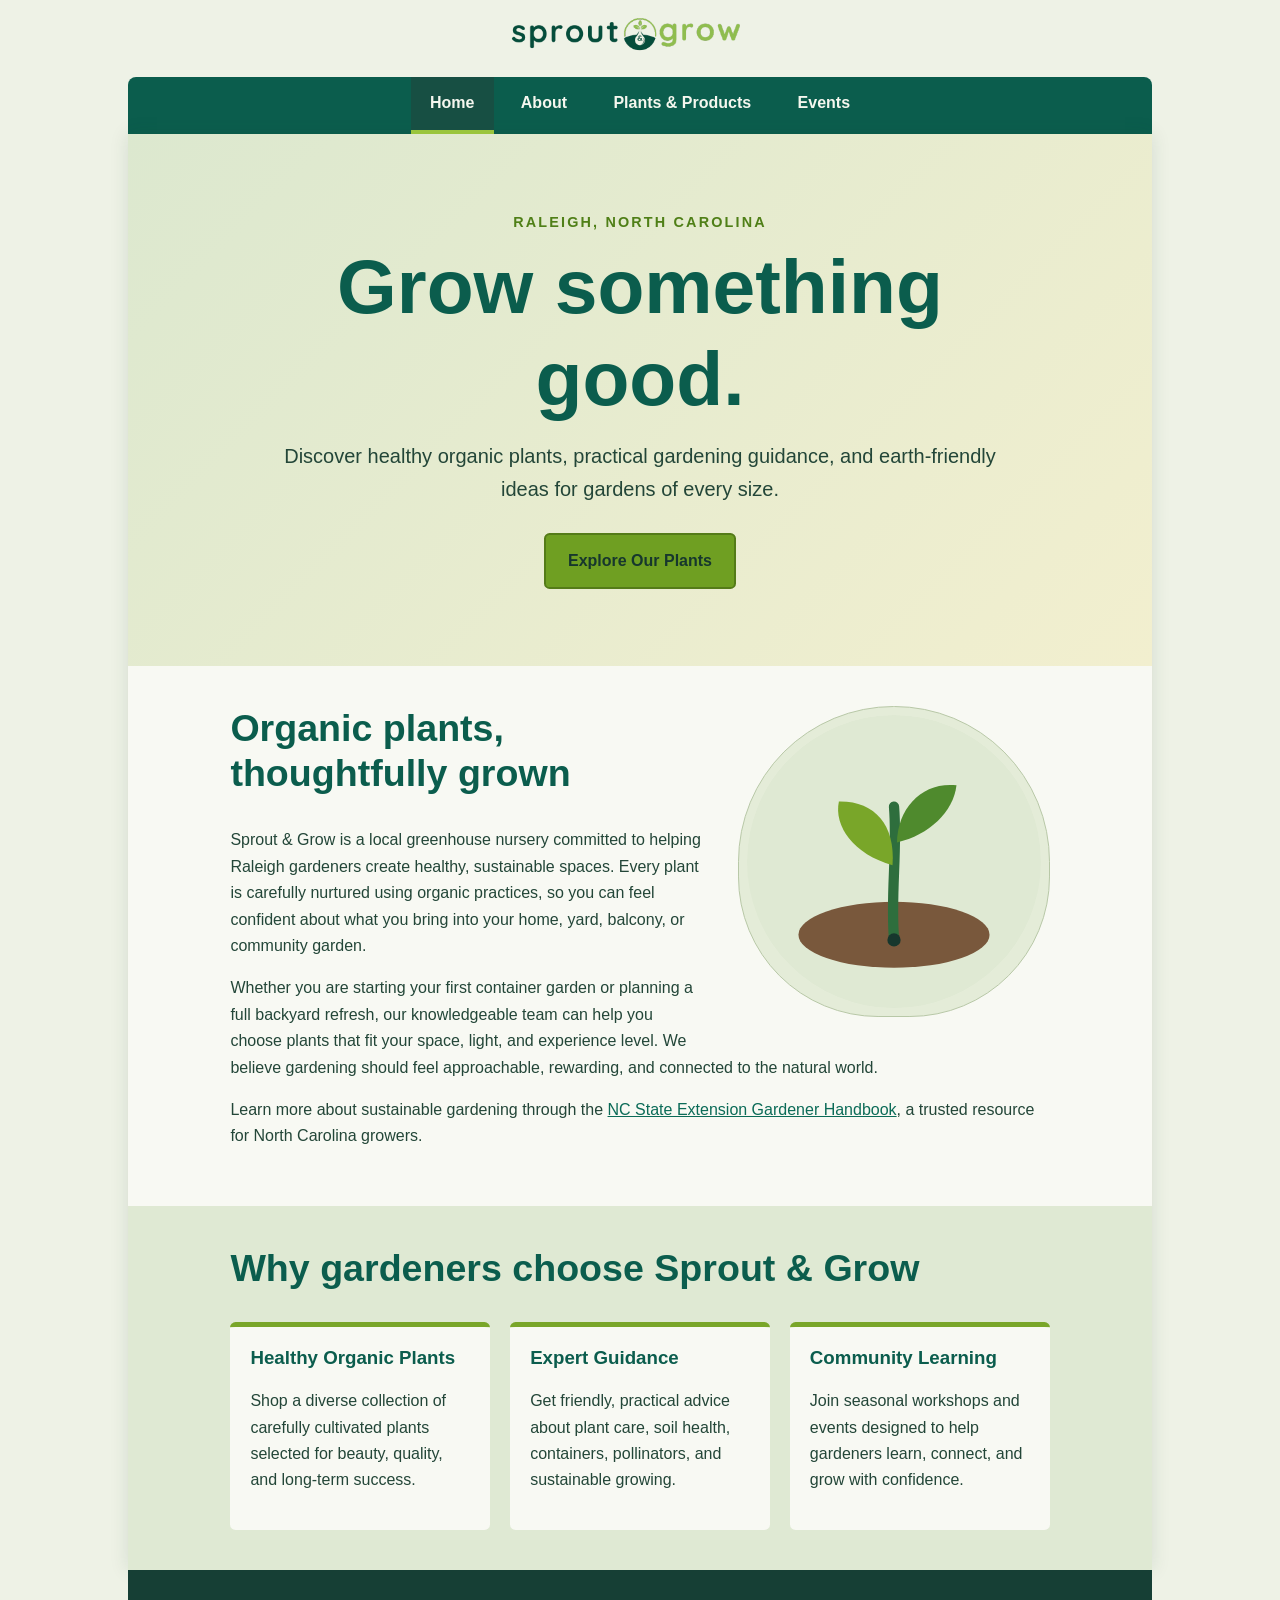
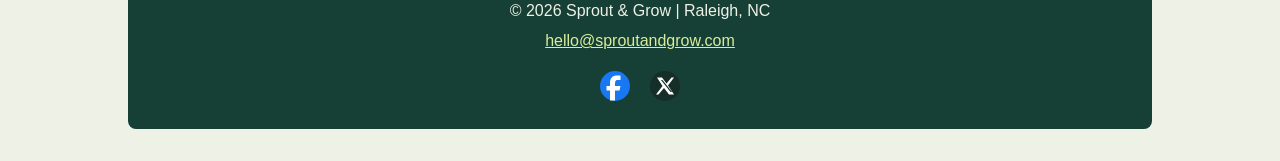
<file: index.html>
<!DOCTYPE html>
<html lang="en">
<head>
    <meta charset="UTF-8">
    <meta name="viewport" content="width=device-width, initial-scale=1.0">
    <meta name="description" content="Sprout & Grow provides organic plants, sustainable gardening resources, and community workshops in Raleigh, North Carolina.">
    <title>Sprout & Grow | Organic Plants in Raleigh, NC</title>
    <link rel="stylesheet" href="styles.css">
</head>
<body>
    <!-- Site header with logo and primary navigation: identical markup on every page for consistency -->
    <header class="site-header">
        <a class="logo-link" href="index.html" aria-label="Sprout & Grow home page">
            <img class="site-logo" src="sprout-grow-logo.png" alt="Sprout & Grow organic plant nursery logo">
        </a>

        <nav aria-label="Primary navigation">
            <ul class="nav-list">
                <li><a class="current-page" href="index.html">Home</a></li>
                <li><a href="#">About</a></li>
                <li><a href="#">Plants &amp; Products</a></li>
                <li><a href="#">Events</a></li>
            </ul>
        </nav>
    </header>

    <!-- Main home-page content -->
    <main>
        <section class="hero" aria-labelledby="hero-heading">
            <p class="eyebrow">Raleigh, North Carolina</p>
            <h1 id="hero-heading">Grow something good.</h1>
            <p class="hero-copy">Discover healthy organic plants, practical gardening guidance, and earth-friendly ideas for gardens of every size.</p>
            <a class="button-link" href="#">Explore Our Plants</a>
        </section>

        <section class="welcome-section" aria-labelledby="welcome-heading">
            <img class="feature-image" src="organic-seedling.svg" alt="Young organic seedling growing from rich soil">
            <h2 id="welcome-heading">Organic plants, thoughtfully grown</h2>
            <p>Sprout &amp; Grow is a local greenhouse nursery committed to helping Raleigh gardeners create healthy, sustainable spaces. Every plant is carefully nurtured using organic practices, so you can feel confident about what you bring into your home, yard, balcony, or community garden.</p>
            <p>Whether you are starting your first container garden or planning a full backyard refresh, our knowledgeable team can help you choose plants that fit your space, light, and experience level. We believe gardening should feel approachable, rewarding, and connected to the natural world.</p>
            <p>Learn more about sustainable gardening through the <a href="https://content.ces.ncsu.edu/extension-gardener-handbook" target="_blank" rel="noopener noreferrer">NC State Extension Gardener Handbook</a>, a trusted resource for North Carolina growers.</p>
        </section>

        <section class="highlights" aria-labelledby="highlights-heading">
            <h2 id="highlights-heading">Why gardeners choose Sprout &amp; Grow</h2>
            <div class="highlight-grid">
                <article>
                    <h3>Healthy Organic Plants</h3>
                    <p>Shop a diverse collection of carefully cultivated plants selected for beauty, quality, and long-term success.</p>
                </article>
                <article>
                    <h3>Expert Guidance</h3>
                    <p>Get friendly, practical advice about plant care, soil health, containers, pollinators, and sustainable growing.</p>
                </article>
                <article>
                    <h3>Community Learning</h3>
                    <p>Join seasonal workshops and events designed to help gardeners learn, connect, and grow with confidence.</p>
                </article>
            </div>
        </section>
    </main>

    <!-- Footer with contact information and social media image links: identical on every page -->
    <footer class="site-footer">
        <p>&copy; 2026 Sprout &amp; Grow | Raleigh, NC</p>
        <p><a href="mailto:hello@sproutandgrow.com">hello@sproutandgrow.com</a></p>
        <div class="social-links" role="group" aria-label="Social media links">
            <a href="https://www.facebook.com/login/" target="_blank" rel="noopener noreferrer">
                <img src="facebook.svg" alt="Log in to Facebook">
            </a>
            <a href="https://x.com/i/flow/login" target="_blank" rel="noopener noreferrer">
                <img src="x.svg" alt="Log in to X">
            </a>
        </div>
    </footer>
</body>
</html>
</file>
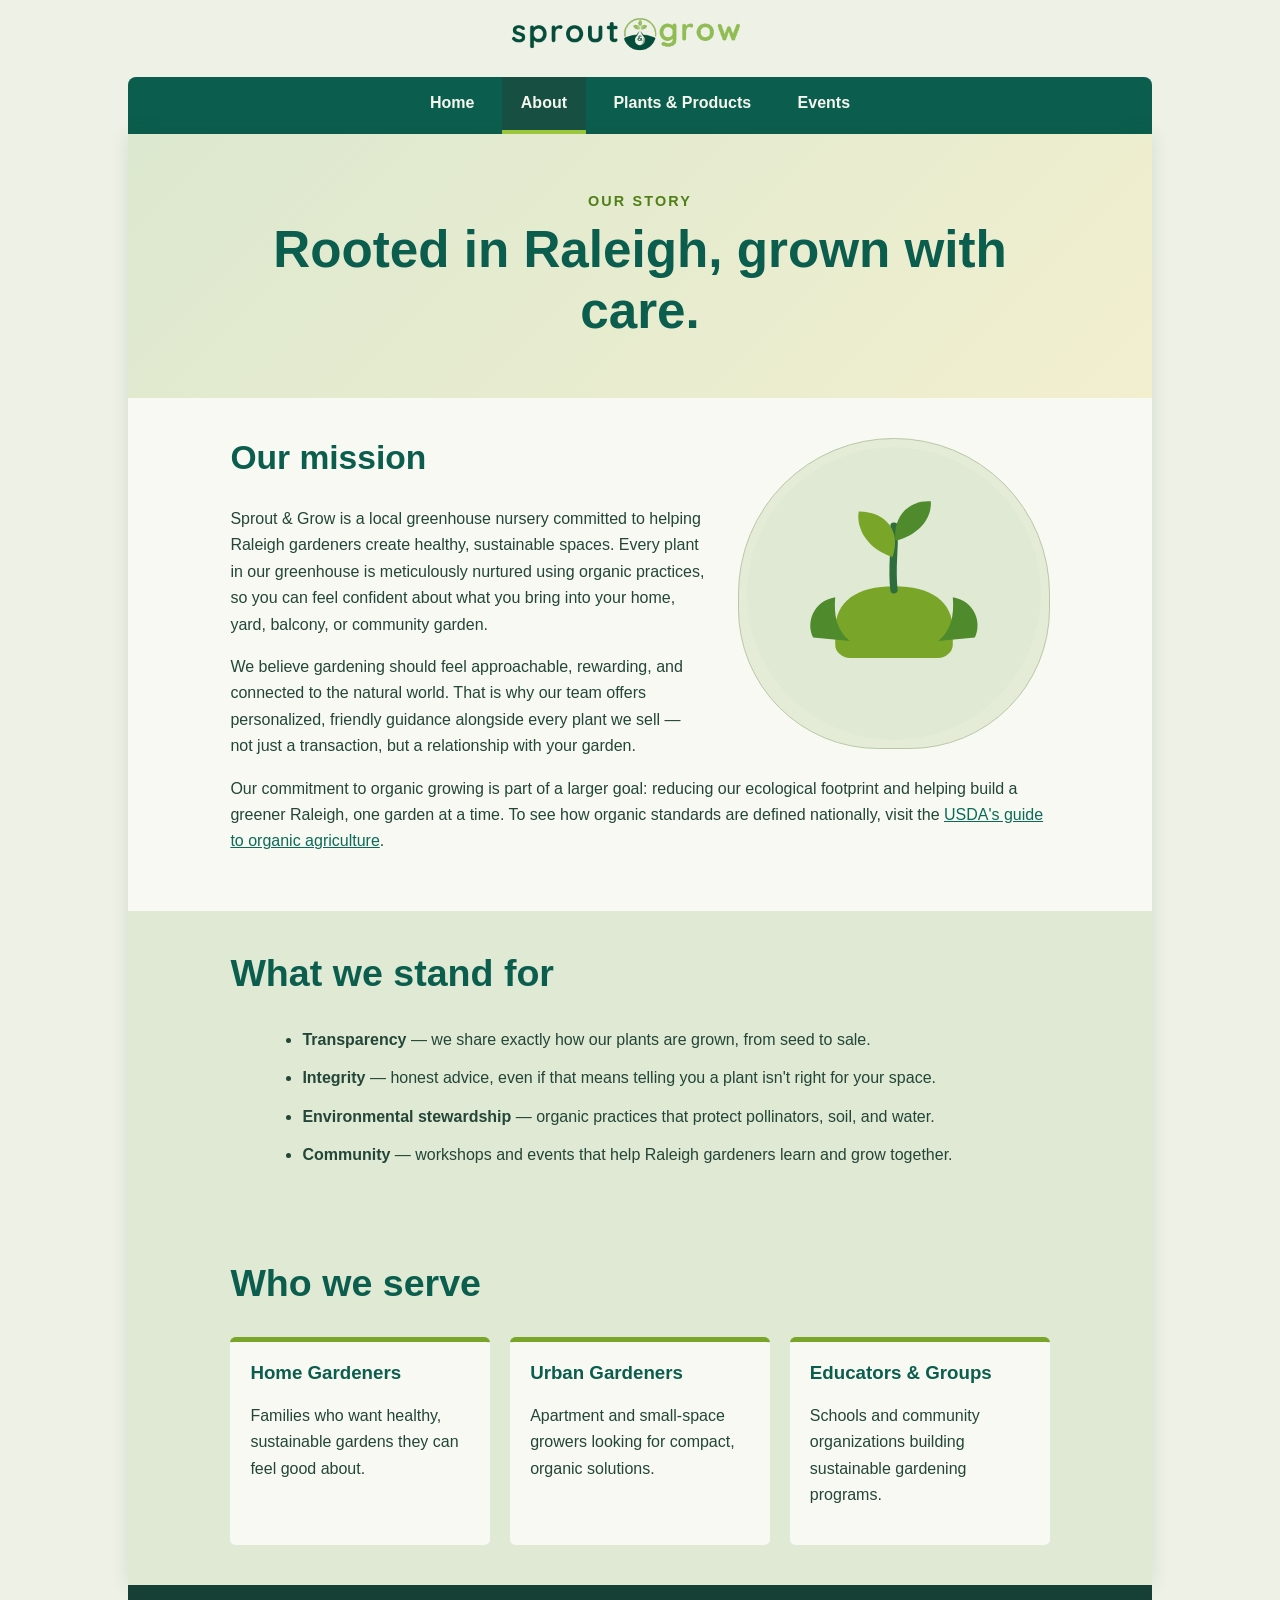
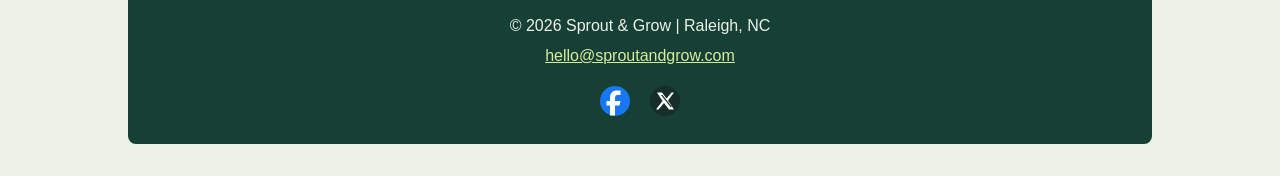
<file: about.html>
<!DOCTYPE html>
<html lang="en">
<head>
    <meta charset="UTF-8">
    <meta name="viewport" content="width=device-width, initial-scale=1.0">
    <meta name="description" content="Learn about Sprout & Grow, a Raleigh, NC greenhouse nursery committed to organic plants and sustainable gardening.">
    <title>About Us | Sprout & Grow</title>
    <link rel="stylesheet" href="styles.css">
</head>
<body>
    <!-- Site header with logo and primary navigation: identical markup on every page for consistency -->
    <header class="site-header">
        <a class="logo-link" href="index.html" aria-label="Sprout & Grow home page">
            <img class="site-logo" src="sprout-grow-logo.png" alt="Sprout & Grow organic plant nursery logo">
        </a>

        <nav aria-label="Primary navigation">
            <ul class="nav-list">
                <li><a href="index.html">Home</a></li>
                <li><a class="current-page" href="about.html">About</a></li>
                <li><a href="products.html">Plants &amp; Products</a></li>
                <li><a href="events.html">Events</a></li>
            </ul>
        </nav>
    </header>

    <!-- Main about-page content -->
    <main>
        <section class="page-hero" aria-labelledby="about-heading">
            <p class="eyebrow">Our Story</p>
            <h1 id="about-heading">Rooted in Raleigh, grown with care.</h1>
        </section>

        <section class="content-section" aria-labelledby="mission-heading">
            <img class="feature-image" src="about-team.svg" alt="Illustration of two hands cupping a small growing plant">
            <h2 id="mission-heading">Our mission</h2>
            <p>Sprout &amp; Grow is a local greenhouse nursery committed to helping Raleigh gardeners create healthy, sustainable spaces. Every plant in our greenhouse is meticulously nurtured using organic practices, so you can feel confident about what you bring into your home, yard, balcony, or community garden.</p>
            <p>We believe gardening should feel approachable, rewarding, and connected to the natural world. That is why our team offers personalized, friendly guidance alongside every plant we sell &mdash; not just a transaction, but a relationship with your garden.</p>
            <p>Our commitment to organic growing is part of a larger goal: reducing our ecological footprint and helping build a greener Raleigh, one garden at a time. To see how organic standards are defined nationally, visit the <a href="https://www.usda.gov/topics/organic" target="_blank" rel="noopener noreferrer">USDA's guide to organic agriculture</a>.</p>
        </section>

        <section class="highlights" aria-labelledby="values-heading">
            <h2 id="values-heading">What we stand for</h2>
            <ul class="value-list">
                <li><strong>Transparency</strong> &mdash; we share exactly how our plants are grown, from seed to sale.</li>
                <li><strong>Integrity</strong> &mdash; honest advice, even if that means telling you a plant isn't right for your space.</li>
                <li><strong>Environmental stewardship</strong> &mdash; organic practices that protect pollinators, soil, and water.</li>
                <li><strong>Community</strong> &mdash; workshops and events that help Raleigh gardeners learn and grow together.</li>
            </ul>
        </section>

        <section class="highlights" aria-labelledby="audience-heading">
            <h2 id="audience-heading">Who we serve</h2>
            <div class="highlight-grid">
                <article>
                    <h3>Home Gardeners</h3>
                    <p>Families who want healthy, sustainable gardens they can feel good about.</p>
                </article>
                <article>
                    <h3>Urban Gardeners</h3>
                    <p>Apartment and small-space growers looking for compact, organic solutions.</p>
                </article>
                <article>
                    <h3>Educators &amp; Groups</h3>
                    <p>Schools and community organizations building sustainable gardening programs.</p>
                </article>
            </div>
        </section>
    </main>

    <!-- Footer with contact information and social media image links: identical on every page -->
    <footer class="site-footer">
        <p>&copy; 2026 Sprout &amp; Grow | Raleigh, NC</p>
        <p><a href="mailto:hello@sproutandgrow.com">hello@sproutandgrow.com</a></p>
        <div class="social-links" role="group" aria-label="Social media links">
            <a href="https://www.facebook.com/login/" target="_blank" rel="noopener noreferrer">
                <img src="facebook.svg" alt="Log in to Facebook">
            </a>
            <a href="https://x.com/i/flow/login" target="_blank" rel="noopener noreferrer">
                <img src="x.svg" alt="Log in to X">
            </a>
        </div>
    </footer>
</body>
</html>
</file>
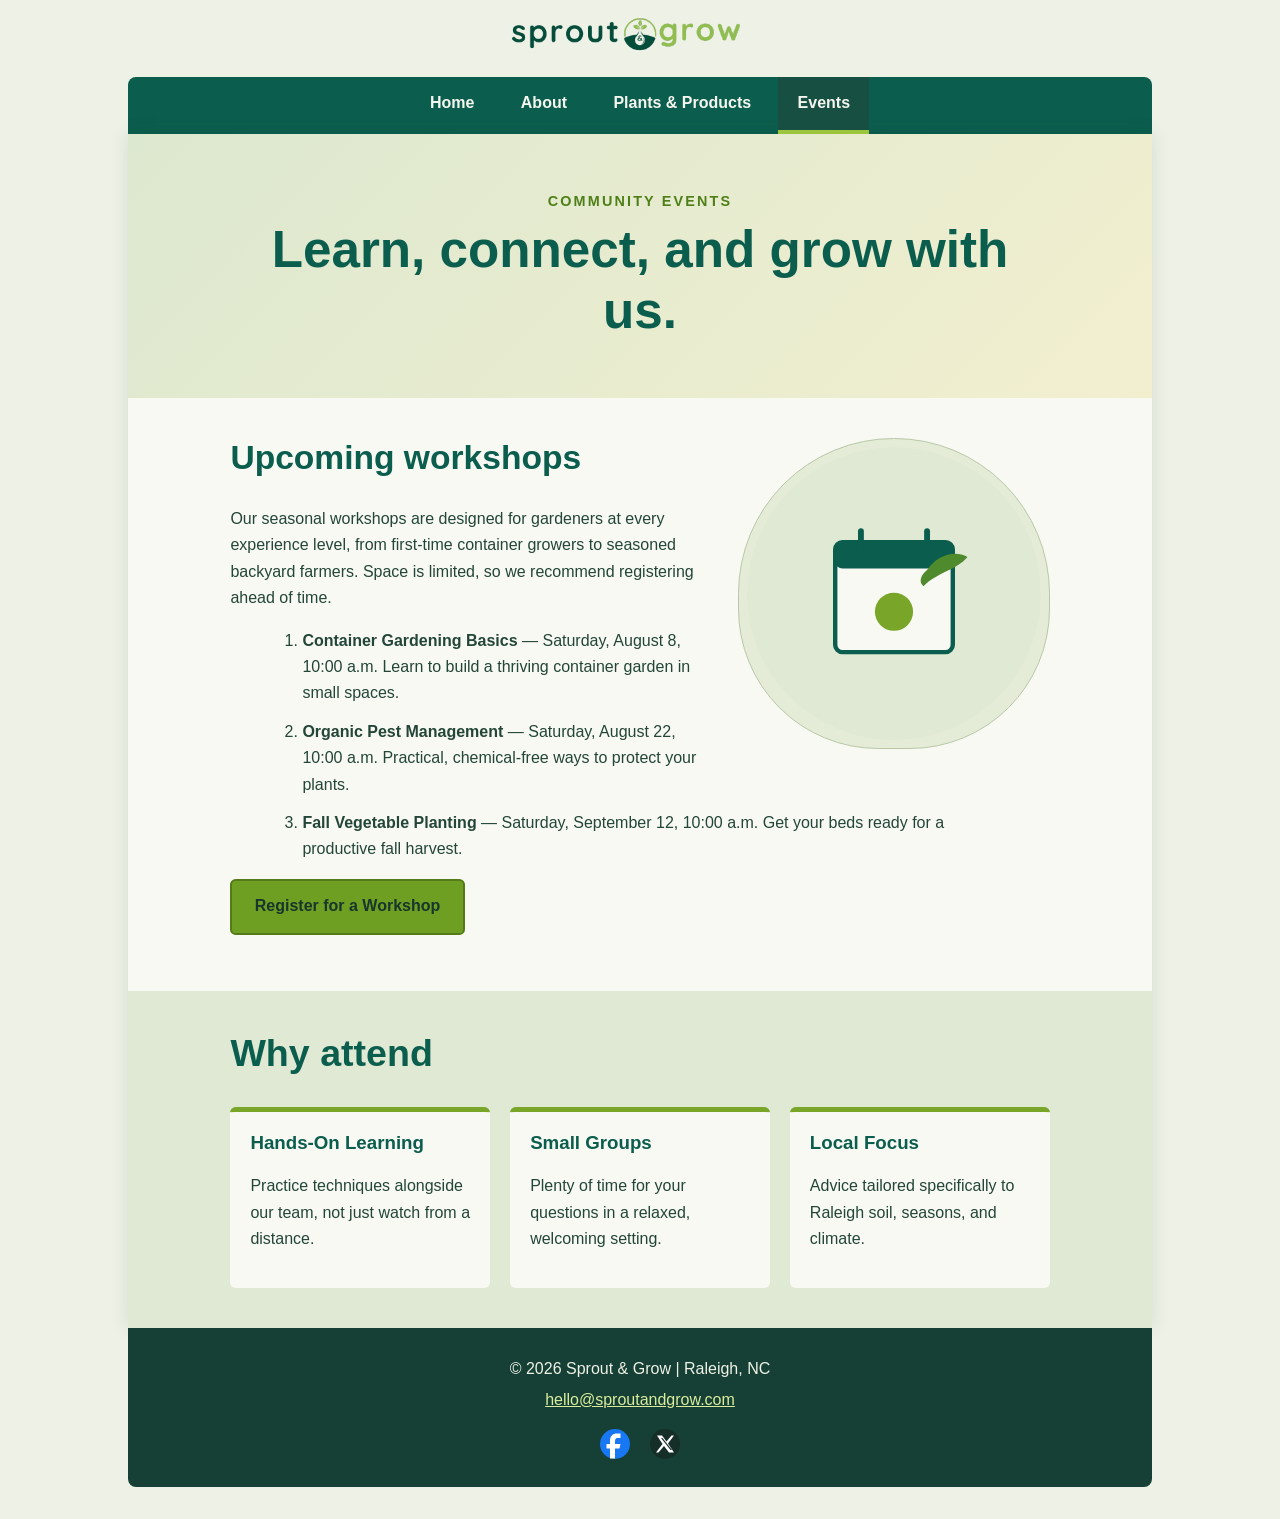
<file: events.html>
<!DOCTYPE html>
<html lang="en">
<head>
    <meta charset="UTF-8">
    <meta name="viewport" content="width=device-width, initial-scale=1.0">
    <meta name="description" content="Join Sprout & Grow's community workshops and events for Raleigh gardeners of every experience level.">
    <title>Events | Sprout &amp; Grow</title>
    <link rel="stylesheet" href="styles.css">
</head>
<body>
    <!-- Site header with logo and primary navigation: identical markup on every page for consistency -->
    <header class="site-header">
        <a class="logo-link" href="index.html" aria-label="Sprout & Grow home page">
            <img class="site-logo" src="sprout-grow-logo.png" alt="Sprout & Grow organic plant nursery logo">
        </a>

        <nav aria-label="Primary navigation">
            <ul class="nav-list">
                <li><a href="index.html">Home</a></li>
                <li><a href="about.html">About</a></li>
                <li><a href="products.html">Plants &amp; Products</a></li>
                <li><a class="current-page" href="events.html">Events</a></li>
            </ul>
        </nav>
    </header>

    <!-- Main events-page content -->
    <main>
        <section class="page-hero" aria-labelledby="events-heading">
            <p class="eyebrow">Community Events</p>
            <h1 id="events-heading">Learn, connect, and grow with us.</h1>
        </section>

        <section class="content-section" aria-labelledby="workshops-heading">
            <img class="feature-image" src="workshop-event.svg" alt="Illustration of a calendar page with a growing leaf">
            <h2 id="workshops-heading">Upcoming workshops</h2>
            <p>Our seasonal workshops are designed for gardeners at every experience level, from first-time container growers to seasoned backyard farmers. Space is limited, so we recommend registering ahead of time.</p>
            <ol class="event-list">
                <li><strong>Container Gardening Basics</strong> &mdash; Saturday, August 8, 10:00 a.m. Learn to build a thriving container garden in small spaces.</li>
                <li><strong>Organic Pest Management</strong> &mdash; Saturday, August 22, 10:00 a.m. Practical, chemical-free ways to protect your plants.</li>
                <li><strong>Fall Vegetable Planting</strong> &mdash; Saturday, September 12, 10:00 a.m. Get your beds ready for a productive fall harvest.</li>
            </ol>
            <p><a class="button-link" href="register-event.html">Register for a Workshop</a></p>
        </section>

        <section class="highlights" aria-labelledby="why-attend-heading">
            <h2 id="why-attend-heading">Why attend</h2>
            <div class="highlight-grid">
                <article>
                    <h3>Hands-On Learning</h3>
                    <p>Practice techniques alongside our team, not just watch from a distance.</p>
                </article>
                <article>
                    <h3>Small Groups</h3>
                    <p>Plenty of time for your questions in a relaxed, welcoming setting.</p>
                </article>
                <article>
                    <h3>Local Focus</h3>
                    <p>Advice tailored specifically to Raleigh soil, seasons, and climate.</p>
                </article>
            </div>
        </section>
    </main>

    <!-- Footer with contact information and social media image links: identical on every page -->
    <footer class="site-footer">
        <p>&copy; 2026 Sprout &amp; Grow | Raleigh, NC</p>
        <p><a href="mailto:hello@sproutandgrow.com">hello@sproutandgrow.com</a></p>
        <div class="social-links" role="group" aria-label="Social media links">
            <a href="https://www.facebook.com/login/" target="_blank" rel="noopener noreferrer">
                <img src="facebook.svg" alt="Log in to Facebook">
            </a>
            <a href="https://x.com/i/flow/login" target="_blank" rel="noopener noreferrer">
                <img src="x.svg" alt="Log in to X">
            </a>
        </div>
    </footer>
</body>
</html>
</file>
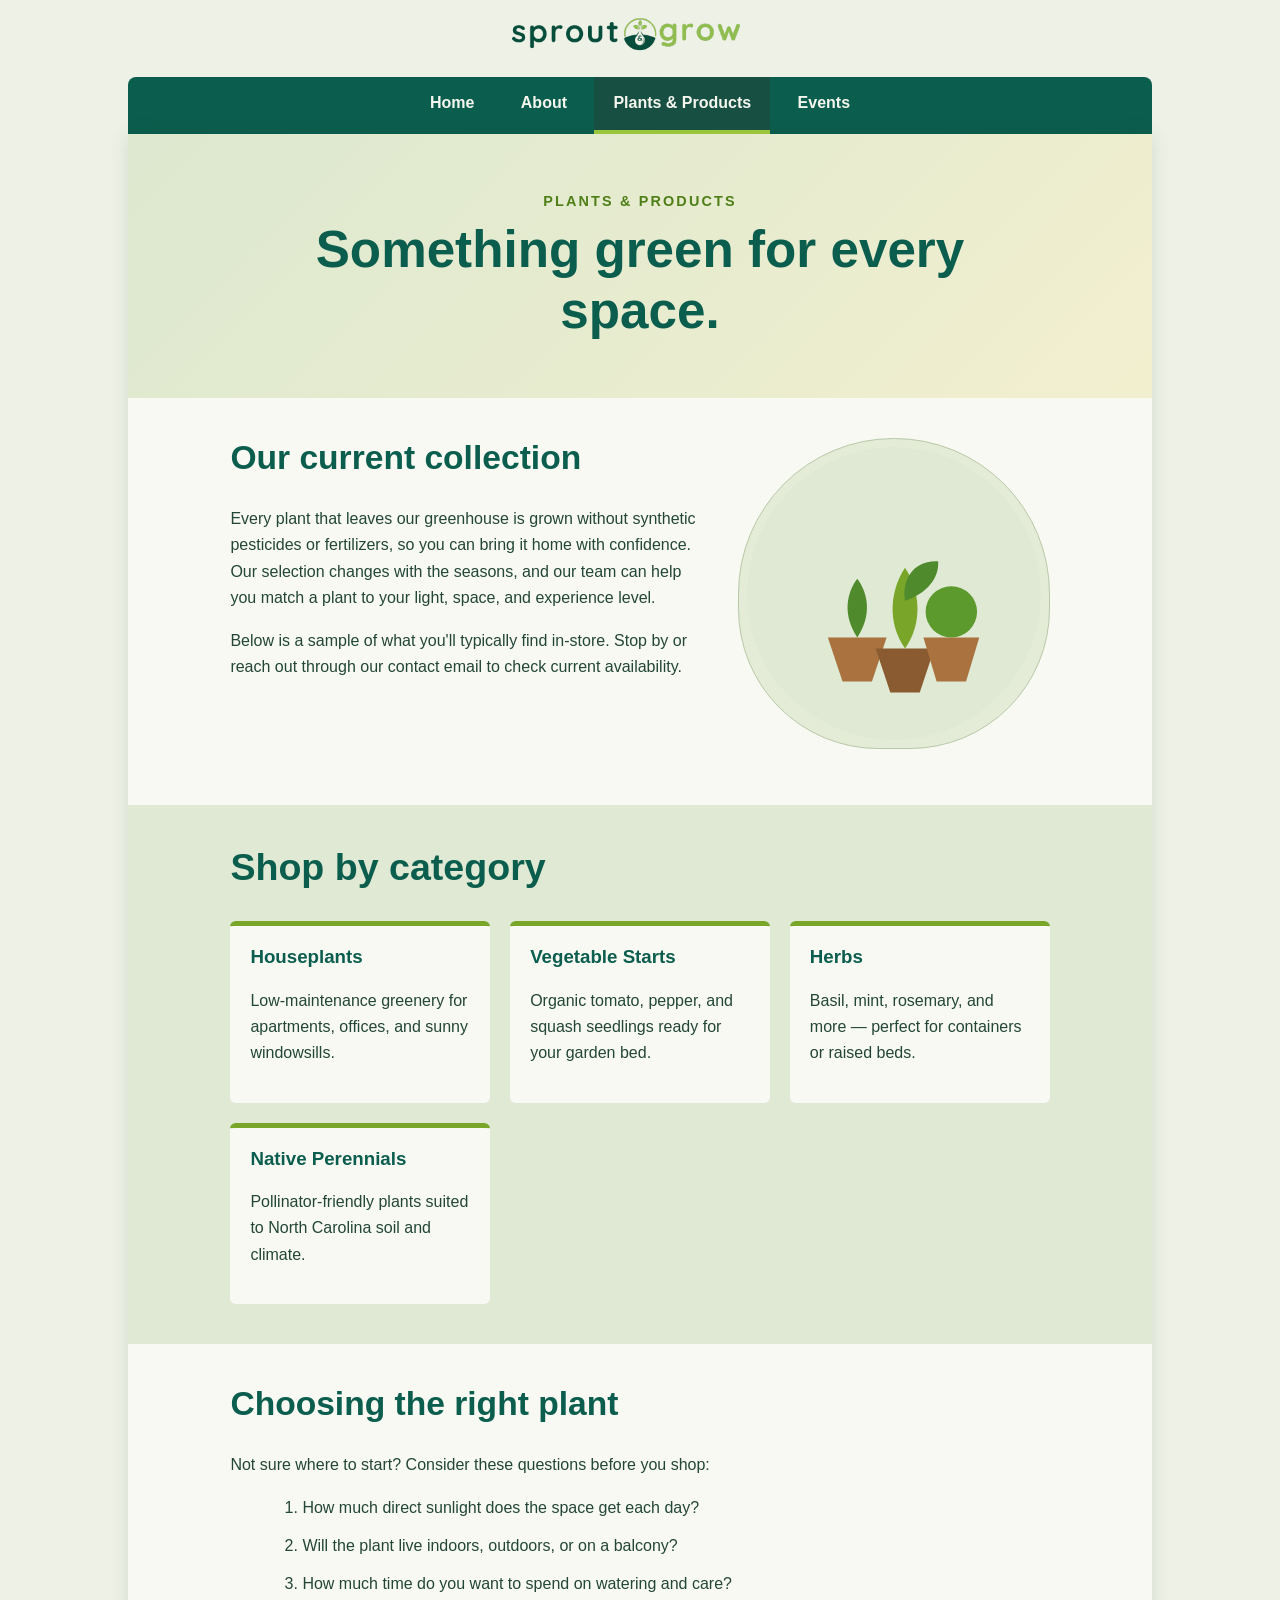
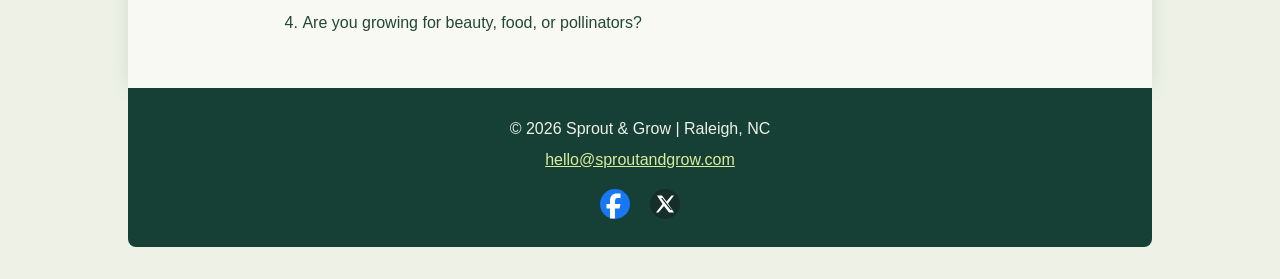
<file: products.html>
<!DOCTYPE html>
<html lang="en">
<head>
    <meta charset="UTF-8">
    <meta name="viewport" content="width=device-width, initial-scale=1.0">
    <meta name="description" content="Browse organic houseplants, vegetable starts, herbs, and native perennials at Sprout & Grow in Raleigh, NC.">
    <title>Plants &amp; Products | Sprout &amp; Grow</title>
    <link rel="stylesheet" href="styles.css">
</head>
<body>
    <!-- Site header with logo and primary navigation: identical markup on every page for consistency -->
    <header class="site-header">
        <a class="logo-link" href="index.html" aria-label="Sprout & Grow home page">
            <img class="site-logo" src="sprout-grow-logo.png" alt="Sprout & Grow organic plant nursery logo">
        </a>

        <nav aria-label="Primary navigation">
            <ul class="nav-list">
                <li><a href="index.html">Home</a></li>
                <li><a href="about.html">About</a></li>
                <li><a class="current-page" href="products.html">Plants &amp; Products</a></li>
                <li><a href="events.html">Events</a></li>
            </ul>
        </nav>
    </header>

    <!-- Main products-page content -->
    <main>
        <section class="page-hero" aria-labelledby="products-heading">
            <p class="eyebrow">Plants &amp; Products</p>
            <h1 id="products-heading">Something green for every space.</h1>
        </section>

        <section class="content-section" aria-labelledby="collection-heading">
            <img class="feature-image" src="product-collection.svg" alt="Illustration of three potted organic plants in terracotta pots">
            <h2 id="collection-heading">Our current collection</h2>
            <p>Every plant that leaves our greenhouse is grown without synthetic pesticides or fertilizers, so you can bring it home with confidence. Our selection changes with the seasons, and our team can help you match a plant to your light, space, and experience level.</p>
            <p>Below is a sample of what you'll typically find in-store. Stop by or reach out through our contact email to check current availability.</p>
        </section>

        <section class="highlights" aria-labelledby="categories-heading">
            <h2 id="categories-heading">Shop by category</h2>
            <div class="highlight-grid">
                <article>
                    <h3>Houseplants</h3>
                    <p>Low-maintenance greenery for apartments, offices, and sunny windowsills.</p>
                </article>
                <article>
                    <h3>Vegetable Starts</h3>
                    <p>Organic tomato, pepper, and squash seedlings ready for your garden bed.</p>
                </article>
                <article>
                    <h3>Herbs</h3>
                    <p>Basil, mint, rosemary, and more &mdash; perfect for containers or raised beds.</p>
                </article>
                <article>
                    <h3>Native Perennials</h3>
                    <p>Pollinator-friendly plants suited to North Carolina soil and climate.</p>
                </article>
            </div>
        </section>

        <section class="content-section" aria-labelledby="care-heading">
            <h2 id="care-heading">Choosing the right plant</h2>
            <p>Not sure where to start? Consider these questions before you shop:</p>
            <ol class="care-list">
                <li>How much direct sunlight does the space get each day?</li>
                <li>Will the plant live indoors, outdoors, or on a balcony?</li>
                <li>How much time do you want to spend on watering and care?</li>
                <li>Are you growing for beauty, food, or pollinators?</li>
            </ol>
        </section>
    </main>

    <!-- Footer with contact information and social media image links: identical on every page -->
    <footer class="site-footer">
        <p>&copy; 2026 Sprout &amp; Grow | Raleigh, NC</p>
        <p><a href="mailto:hello@sproutandgrow.com">hello@sproutandgrow.com</a></p>
        <div class="social-links" role="group" aria-label="Social media links">
            <a href="https://www.facebook.com/login/" target="_blank" rel="noopener noreferrer">
                <img src="facebook.svg" alt="Log in to Facebook">
            </a>
            <a href="https://x.com/i/flow/login" target="_blank" rel="noopener noreferrer">
                <img src="x.svg" alt="Log in to X">
            </a>
        </div>
    </footer>
</body>
</html>
</file>
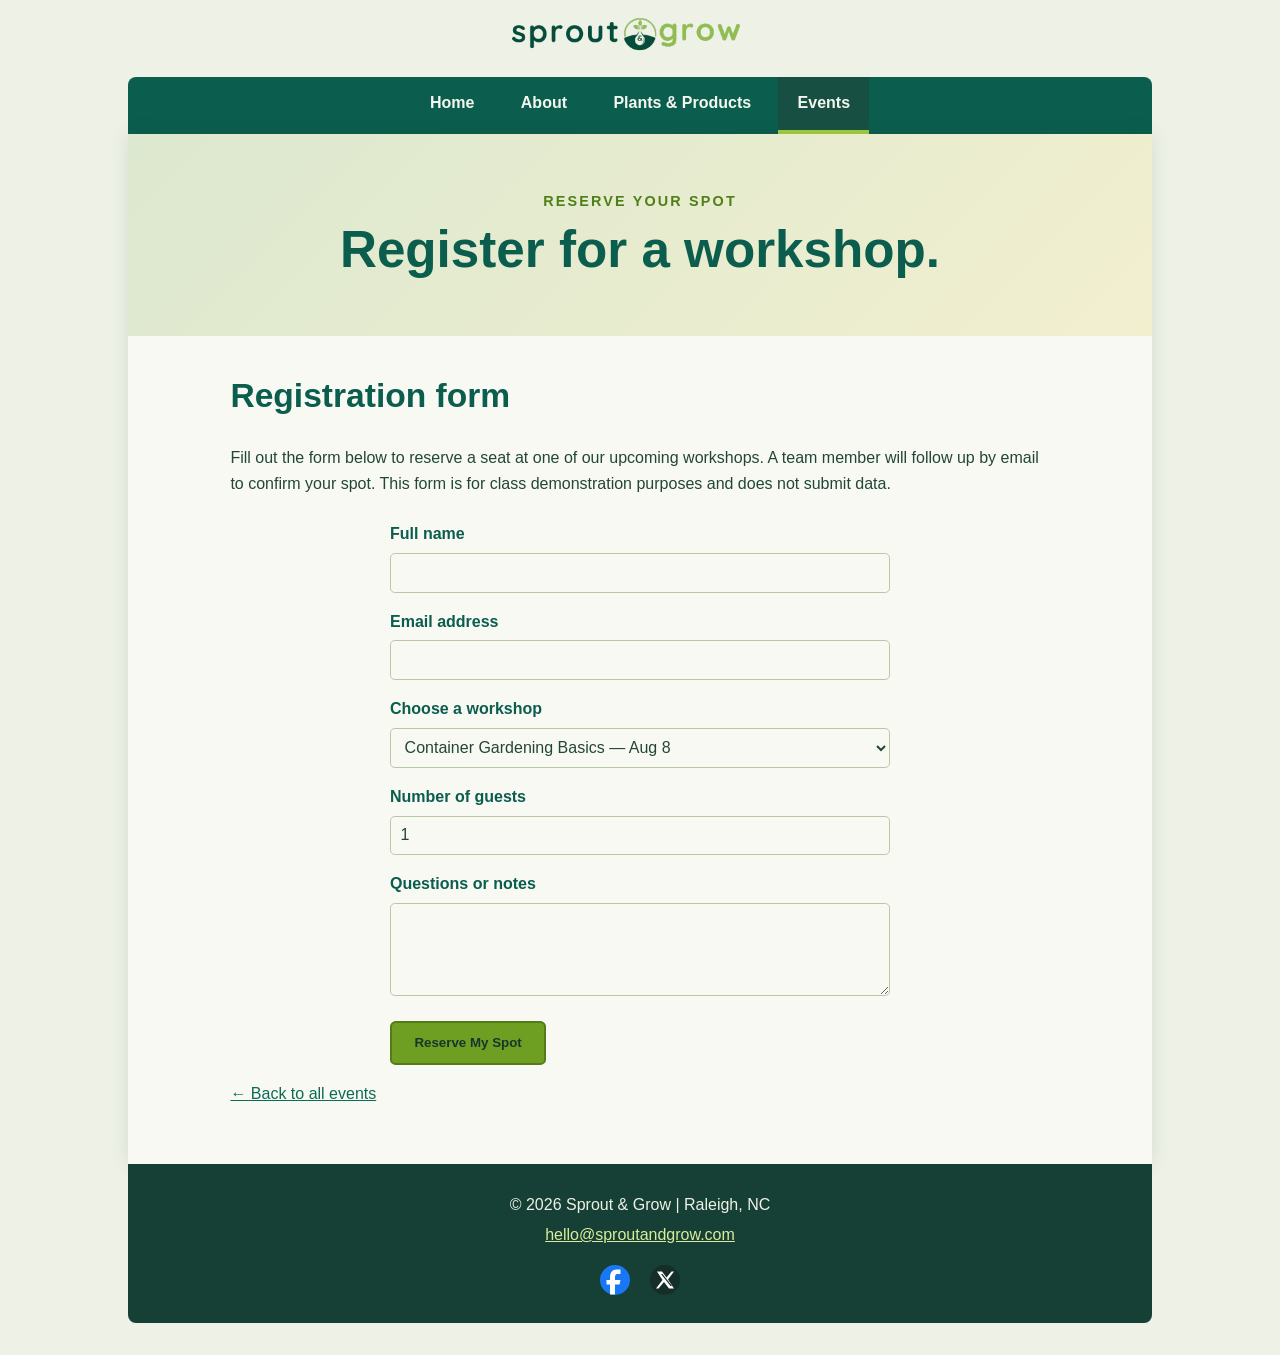
<file: register-event.html>
<!DOCTYPE html>
<html lang="en">
<head>
    <meta charset="UTF-8">
    <meta name="viewport" content="width=device-width, initial-scale=1.0">
    <meta name="description" content="Register for an upcoming Sprout & Grow gardening workshop in Raleigh, NC.">
    <title>Register for an Event | Sprout &amp; Grow</title>
    <link rel="stylesheet" href="styles.css">
</head>
<body>
    <!-- Site header with logo and primary navigation: identical markup on every page for consistency -->
    <header class="site-header">
        <a class="logo-link" href="index.html" aria-label="Sprout & Grow home page">
            <img class="site-logo" src="sprout-grow-logo.png" alt="Sprout & Grow organic plant nursery logo">
        </a>

        <nav aria-label="Primary navigation">
            <ul class="nav-list">
                <li><a href="index.html">Home</a></li>
                <li><a href="about.html">About</a></li>
                <li><a href="products.html">Plants &amp; Products</a></li>
                <li><a class="current-page" href="events.html">Events</a></li>
            </ul>
        </nav>
    </header>

    <!-- Main registration-page content -->
    <main>
        <section class="page-hero" aria-labelledby="register-heading">
            <p class="eyebrow">Reserve Your Spot</p>
            <h1 id="register-heading">Register for a workshop.</h1>
        </section>

        <section class="content-section" aria-labelledby="form-heading">
            <h2 id="form-heading">Registration form</h2>
            <p>Fill out the form below to reserve a seat at one of our upcoming workshops. A team member will follow up by email to confirm your spot. This form is for class demonstration purposes and does not submit data.</p>

            <!-- Inoperable demonstration form: no backend action is connected -->
            <form class="register-form" action="#" method="get">
                <div class="form-row">
                    <label for="full-name">Full name</label>
                    <input type="text" id="full-name" name="full-name" required>
                </div>

                <div class="form-row">
                    <label for="email">Email address</label>
                    <input type="email" id="email" name="email" required>
                </div>

                <div class="form-row">
                    <label for="workshop">Choose a workshop</label>
                    <select id="workshop" name="workshop">
                        <option value="container-basics">Container Gardening Basics &mdash; Aug 8</option>
                        <option value="pest-management">Organic Pest Management &mdash; Aug 22</option>
                        <option value="fall-planting">Fall Vegetable Planting &mdash; Sep 12</option>
                    </select>
                </div>

                <div class="form-row">
                    <label for="guests">Number of guests</label>
                    <input type="number" id="guests" name="guests" min="1" max="6" value="1">
                </div>

                <div class="form-row">
                    <label for="notes">Questions or notes</label>
                    <textarea id="notes" name="notes" rows="4"></textarea>
                </div>

                <button type="submit" class="button-link">Reserve My Spot</button>
            </form>

            <p><a href="events.html">&larr; Back to all events</a></p>
        </section>
    </main>

    <!-- Footer with contact information and social media image links: identical on every page -->
    <footer class="site-footer">
        <p>&copy; 2026 Sprout &amp; Grow | Raleigh, NC</p>
        <p><a href="mailto:hello@sproutandgrow.com">hello@sproutandgrow.com</a></p>
        <div class="social-links" role="group" aria-label="Social media links">
            <a href="https://www.facebook.com/login/" target="_blank" rel="noopener noreferrer">
                <img src="facebook.svg" alt="Log in to Facebook">
            </a>
            <a href="https://x.com/i/flow/login" target="_blank" rel="noopener noreferrer">
                <img src="x.svg" alt="Log in to X">
            </a>
        </div>
    </footer>
</body>
</html>
</file>
<file: styles.css>
/*
    Sprout & Grow home page styles
    WEB 140 Project Checkpoint 1
*/

/* Basic page setup */
* {
    box-sizing: border-box;
}

html {
    font-size: 100%;
}

body {
    margin: 0;
    background-color: #eef2e6;
    color: #234638;
    font-family: Arial, Helvetica, sans-serif;
    line-height: 1.65;
}

img {
    max-width: 100%;
    height: auto;
}

a {
    color: #0b6b57;
}

a:hover,
a:focus {
    color: #4f7f17;
}

/* Header and navigation */
.site-header {
    width: 80%;
    margin: 0 auto;
    padding: 1rem 0 0;
    text-align: center;
}

.logo-link {
    display: inline-block;
}

.site-logo {
    width: 65%;
    max-width: 524px;
    min-width: 250px;
}

.nav-list {
    display: flex;
    justify-content: center;
    flex-wrap: wrap;
    gap: 0.5rem;
    margin: 1rem 0 0;
    padding: 0;
    list-style: none;
    background-color: #0b5d4d;
    border-radius: 0.5rem 0.5rem 0 0;
}

.nav-list a {
    display: block;
    padding: 0.85rem 1.2rem;
    color: #f5f7ef;
    font-weight: bold;
    text-decoration: none;
    border-bottom: 4px solid transparent;
}

.nav-list a:hover,
.nav-list a:focus,
.nav-list a.current-page {
    background-color: #174f43;
    border-bottom-color: #9ac53d;
}

/* Main content and hero */
main {
    width: 80%;
    margin: 0 auto;
    background-color: #f8f9f3;
    box-shadow: 0 0 18px rgba(24, 65, 51, 0.12);
}

.hero {
    padding: clamp(2rem, 6vw, 5rem) 10%;
    text-align: center;
    background: linear-gradient(135deg, #dce8cf, #f2efcf);
}

.eyebrow {
    margin: 0;
    color: #4f7f17;
    font-size: 0.9rem;
    font-weight: bold;
    letter-spacing: 0.15em;
    text-transform: uppercase;
}

h1,
h2,
h3 {
    color: #0b5d4d;
    line-height: 1.2;
}

h1 {
    margin: 0.3rem 0 1rem;
    font-size: clamp(2.2rem, 6vw, 4.8rem);
}

.hero-copy {
    max-width: 720px;
    margin: 0 auto 1.7rem;
    font-size: clamp(1rem, 2vw, 1.25rem);
}

.button-link {
    display: inline-block;
    padding: 0.8rem 1.4rem;
    background-color: #6f9f22;
    color: #17372d;
    font-weight: bold;
    text-decoration: none;
    border: 2px solid #547b18;
    border-radius: 0.35rem;
}

.button-link:hover,
.button-link:focus {
    background-color: #86b732;
    color: #17372d;
}

/* Welcome section with required floated image */
.welcome-section,
.highlights {
    padding: 2.5rem 10%;
}

.welcome-section::after {
    display: block;
    clear: both;
    content: "";
}

.feature-image {
    float: right;
    width: 38%;
    max-width: 400px;
    margin: 0 0 1rem 2rem;
    padding: 0.5rem;
    background-color: #e4ecd8;
    border: 1px solid #b8c8a7;
    border-radius: 50% 50% 45% 45%;
}

.welcome-section h2,
.highlights h2 {
    margin-top: 0;
    font-size: clamp(1.6rem, 3vw, 2.35rem);
}

/* Feature cards */
.highlights {
    background-color: #dfe9d3;
}

.highlight-grid {
    display: grid;
    grid-template-columns: repeat(auto-fit, minmax(210px, 1fr));
    gap: 1.25rem;
}

.highlight-grid article {
    padding: 1.25rem;
    background-color: #f8f9f3;
    border-top: 5px solid #79a629;
    border-radius: 0.35rem;
}

.highlight-grid h3 {
    margin-top: 0;
}

/* Footer and social links */
.site-footer {
    width: 80%;
    margin: 0 auto 2rem;
    padding: 1.5rem 10%;
    text-align: center;
    background-color: #163f35;
    color: #eef2e6;
    border-radius: 0 0 0.5rem 0.5rem;
}

.site-footer p {
    margin: 0.25rem 0;
}

.site-footer a {
    color: #d9ed9c;
}

.social-links {
    display: flex;
    justify-content: center;
    gap: 0.75rem;
    margin-top: 0.75rem;
}

.social-links img {
    width: 32px;
    height: 32px;
}

.social-links a {
    display: inline-flex;
    padding: 0.2rem;
    border-radius: 0.25rem;
}

.social-links a:hover,
.social-links a:focus {
    background-color: #eef2e6;
}

/* Interior-page hero band (About, Products, Events, Register) */
.page-hero {
    padding: clamp(1.75rem, 5vw, 3.5rem) 10%;
    text-align: center;
    background: linear-gradient(135deg, #dce8cf, #f2efcf);
}

.page-hero h1 {
    margin: 0.3rem 0 0;
    font-size: clamp(1.9rem, 5vw, 3.2rem);
}

/* Generic content section used on interior pages, mirrors .welcome-section */
.content-section {
    padding: 2.5rem 10%;
}

.content-section::after {
    display: block;
    clear: both;
    content: "";
}

.content-section h2 {
    margin-top: 0;
    font-size: clamp(1.5rem, 3vw, 2.1rem);
}

/* Lists used on About, Products, and Events pages */
.value-list,
.care-list,
.event-list {
    max-width: 720px;
    margin: 0 auto;
    padding-left: 1.4rem;
    text-align: left;
}

.value-list li,
.care-list li,
.event-list li {
    margin-bottom: 0.75rem;
}

/* Registration form */
.register-form {
    max-width: 500px;
    margin: 1.5rem auto 0;
    text-align: left;
}

.form-row {
    margin-bottom: 1rem;
}

.form-row label {
    display: block;
    margin-bottom: 0.35rem;
    font-weight: bold;
    color: #0b5d4d;
}

.form-row input,
.form-row select,
.form-row textarea {
    width: 100%;
    padding: 0.6rem;
    border: 1px solid #b8c8a7;
    border-radius: 0.3rem;
    font-family: inherit;
    font-size: 1rem;
    background-color: #f8f9f3;
    color: #234638;
}

.form-row input:focus,
.form-row select:focus,
.form-row textarea:focus {
    outline: 2px solid #6f9f22;
}

/* Small-screen adjustments keep the layout fluid and readable */
@media (max-width: 700px) {
    .site-header,
    main,
    .site-footer {
        width: 90%;
    }

    .site-logo {
        width: 90%;
        min-width: 0;
    }

    .nav-list {
        gap: 0;
    }

    .nav-list li {
        flex: 1 1 50%;
    }

    .feature-image {
        float: none;
        display: block;
        width: 70%;
        margin: 0 auto 1.5rem;
    }
}
</file>
